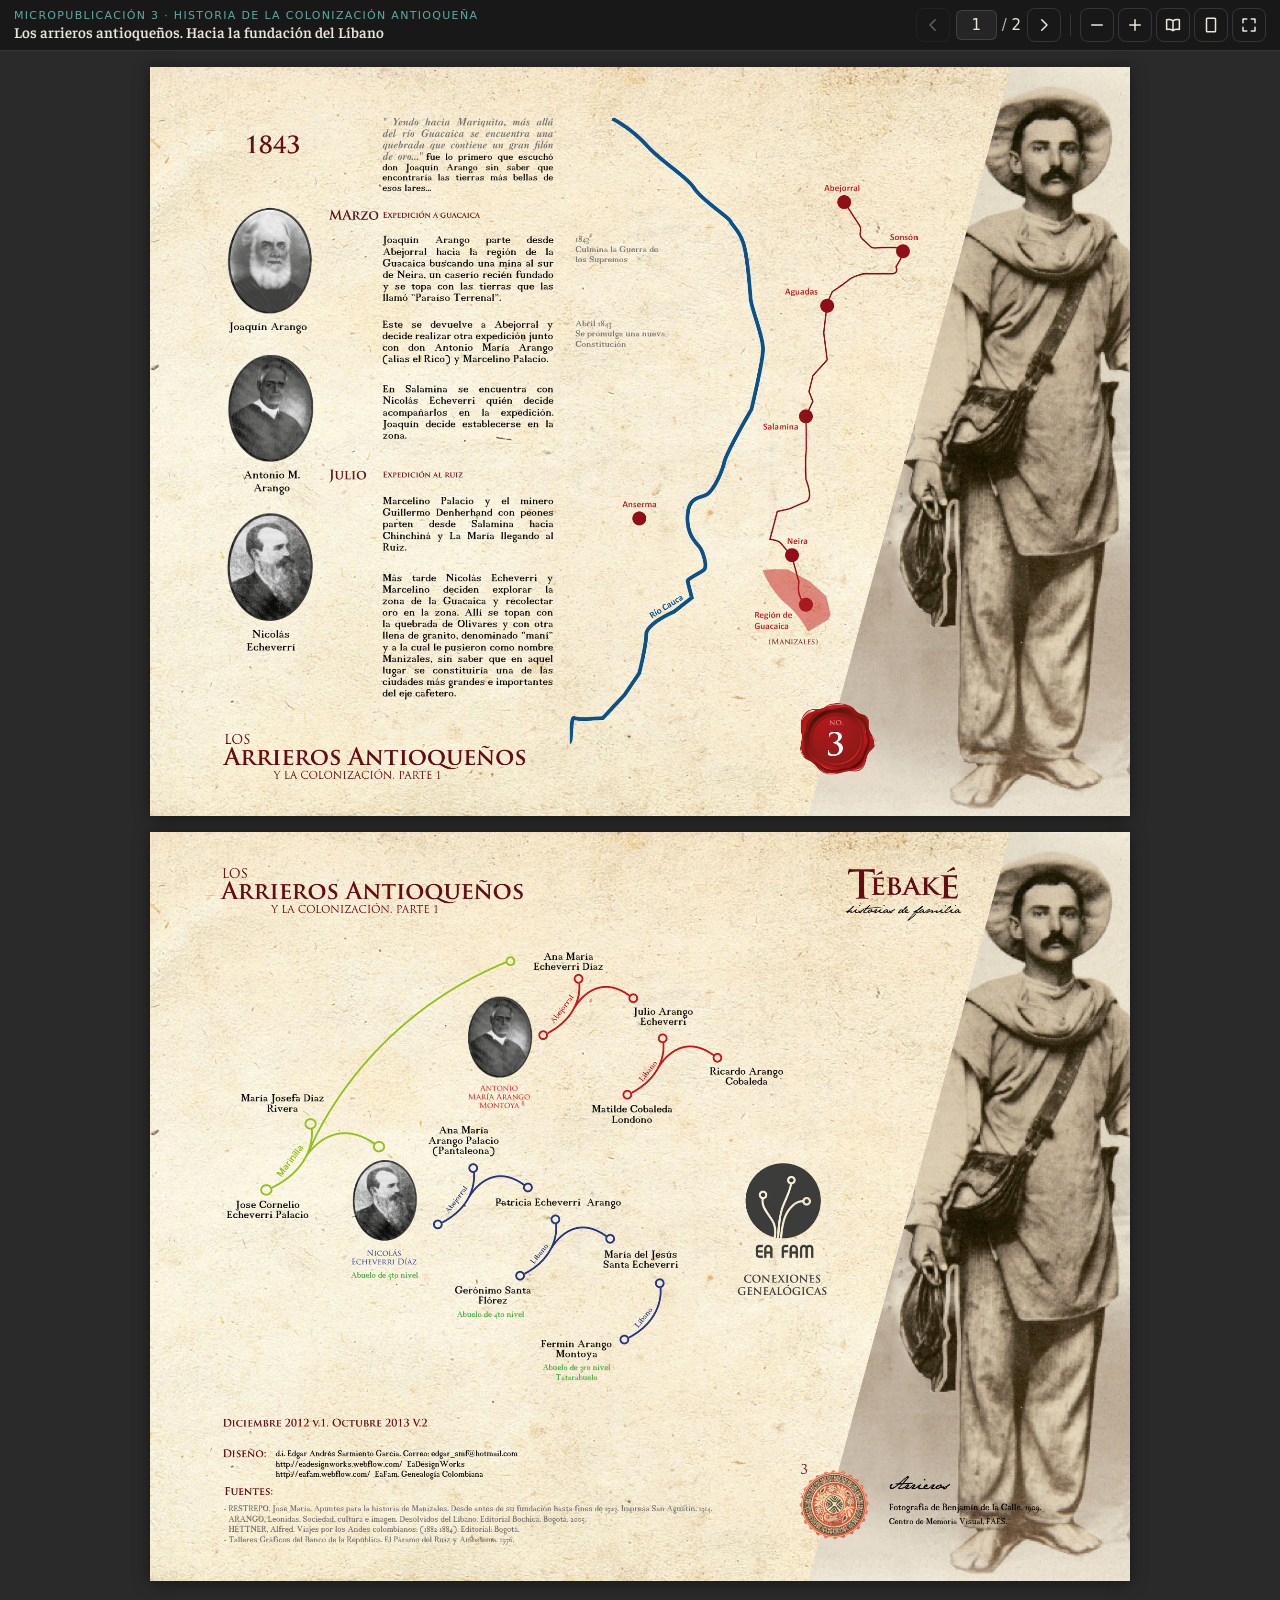
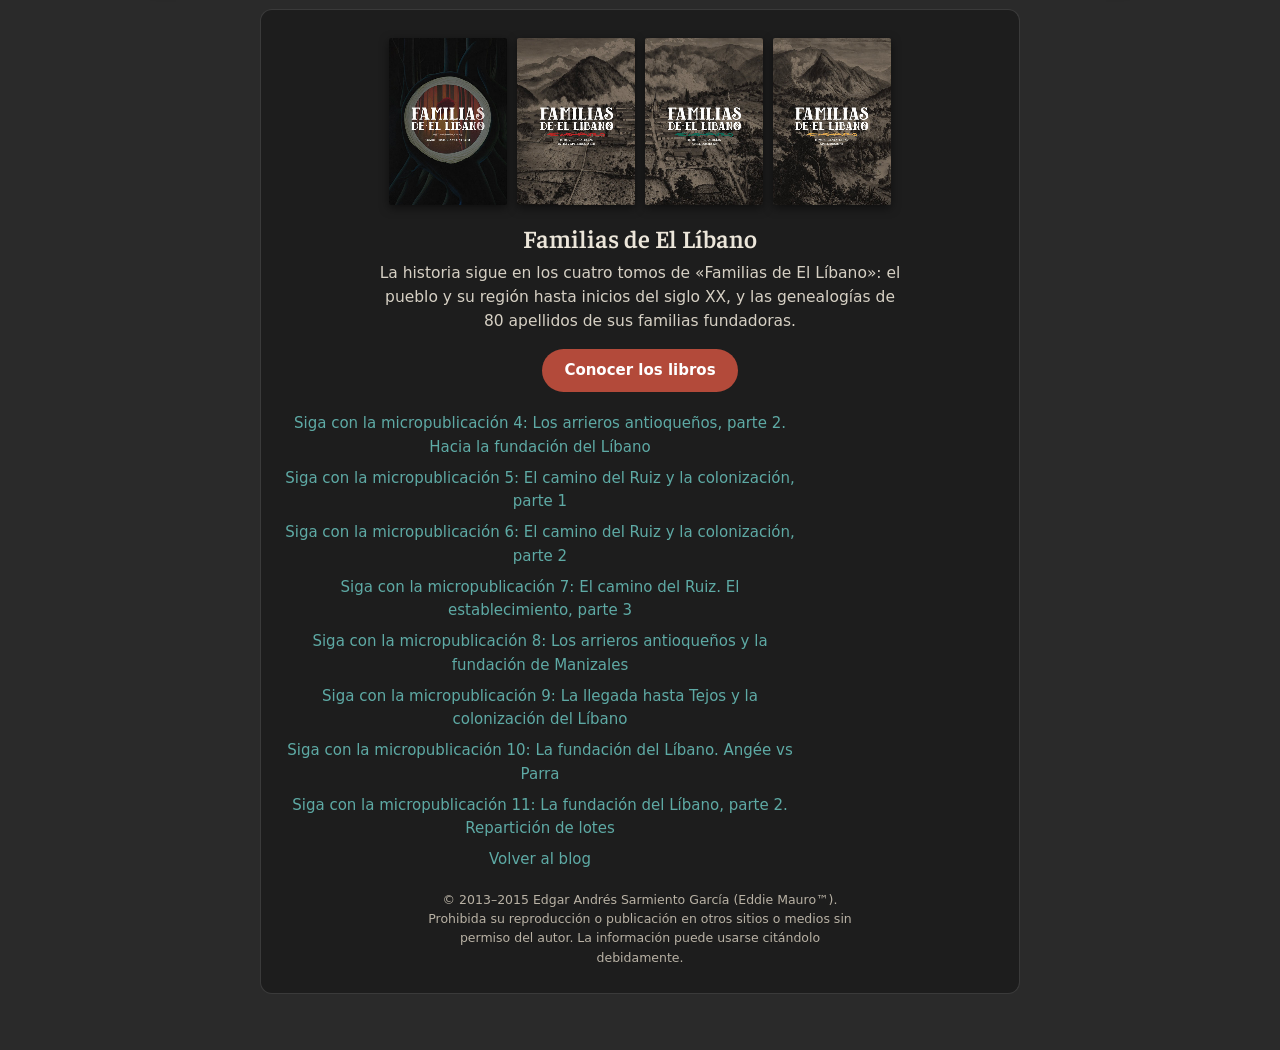
<file: m/index.html>
<!doctype html>
<html lang="es">
<head>
<meta charset="utf-8">
<meta name="viewport" content="width=device-width, initial-scale=1">
<meta name="robots" content="noindex, nofollow">
<title>essays</title>
<link rel="preconnect" href="https://fonts.googleapis.com">
<link rel="preconnect" href="https://fonts.gstatic.com" crossorigin>
<link href="https://fonts.googleapis.com/css2?family=Faustina:ital,wght@0,400;0,600;1,400&display=swap" rel="stylesheet">
<link rel="stylesheet" href="../viewer.css?v=4">
</head>
<body>
<header class="barra" id="barra">
  <div class="rotulo">
    <span class="serie" id="serie"></span>
    <span class="nombre" id="nombre"></span>
  </div>
  <nav class="controles" aria-label="Controles de lectura">
    <button type="button" id="anterior" title="Hoja anterior (←)" aria-label="Hoja anterior"><svg viewBox="0 0 24 24"><path d="M15 5l-7 7 7 7"/></svg></button>
    <label class="contador" title="Ir a la hoja"><input id="numero" type="text" inputmode="numeric" value="1" aria-label="Hoja actual"><span>/ <b id="total">–</b></span></label>
    <button type="button" id="siguiente" title="Hoja siguiente (→)" aria-label="Hoja siguiente"><svg viewBox="0 0 24 24"><path d="M9 5l7 7-7 7"/></svg></button>
    <span class="sep"></span>
    <button type="button" id="alejar" title="Alejar (−)" aria-label="Alejar"><svg viewBox="0 0 24 24"><path d="M5 12h14"/></svg></button>
    <button type="button" id="acercar" title="Acercar (+)" aria-label="Acercar"><svg viewBox="0 0 24 24"><path d="M5 12h14M12 5v14"/></svg></button>
    <button type="button" id="libro" title="Ver de a dos hojas (modo libro)" aria-label="Modo libro" aria-pressed="false"><svg viewBox="0 0 24 24"><path d="M12 6.5C10 5 7 4.5 3.5 5v13c3.5-.5 6.5 0 8.5 1.5 2-1.5 5-2 8.5-1.5V5C17 4.5 14 5 12 6.5zM12 6.5v13"/></svg></button>
    <button type="button" id="ajustar" title="Ver la hoja entera" aria-label="Ver la hoja entera"><svg viewBox="0 0 24 24"><rect x="6" y="3" width="12" height="18" rx="1"/></svg></button>
    <button type="button" id="completa" title="Pantalla completa" aria-label="Pantalla completa"><svg viewBox="0 0 24 24"><path d="M4 9V4h5M20 9V4h-5M4 15v5h5M20 15v5h-5"/></svg></button>
  </nav>
</header>
<main class="hojas" id="hojas" aria-live="polite"></main>
<div class="aviso" id="aviso" role="status" hidden></div>
<noscript><p class="sin-js">JavaScript</p></noscript>
<script src="d.js?v=1"></script>
<script src="../viewer.js?v=4"></script>
</body>
</html>
</file>
<file: viewer.css>
/* Page viewer. */
:root {
  --fondo: #2a2a2a;
  --barra: rgba(24, 24, 24, 0.94);
  --tinta: #ece6da;
  --tinta-suave: #b9b2a5;
  --linea: rgba(255, 255, 255, 0.13);
  --teal: #005c58;
  --teal-claro: #5eaaa5;
  --terracota: #b34a3a;
  --ancho: 800px;
}
* { box-sizing: border-box; }
html { -webkit-text-size-adjust: 100%; }
body {
  margin: 0; background: var(--fondo); color: var(--tinta);
  font: 15px/1.4 system-ui, -apple-system, "Segoe UI", Roboto, sans-serif;
}

.barra {
  position: sticky; top: 0; z-index: 10; display: flex; align-items: center; gap: 12px;
  padding: 8px 14px; background: var(--barra); border-bottom: 1px solid var(--linea);
  -webkit-backdrop-filter: blur(8px); backdrop-filter: blur(8px);
}
.rotulo { min-width: 0; display: flex; flex-direction: column; }
.serie { font-size: 11px; letter-spacing: 0.12em; text-transform: uppercase; color: var(--teal-claro); white-space: nowrap; overflow: hidden; text-overflow: ellipsis; }
.nombre { font: 600 15px/1.25 Faustina, Georgia, serif; white-space: nowrap; overflow: hidden; text-overflow: ellipsis; }
.controles { margin-left: auto; display: flex; align-items: center; gap: 4px; flex: none; }
.controles button {
  width: 34px; height: 34px; padding: 0; display: grid; place-items: center; cursor: pointer;
  color: var(--tinta); background: transparent; border: 1px solid var(--linea); border-radius: 8px;
}
.controles button:hover { background: rgba(255, 255, 255, 0.08); }
.controles button:focus-visible, .contador input:focus-visible { outline: 2px solid var(--teal-claro); outline-offset: 1px; }
.controles button[disabled] { opacity: 0.35; cursor: default; }
.controles button.activo { border-color: var(--teal-claro); color: var(--teal-claro); }
.controles svg { width: 18px; height: 18px; fill: none; stroke: currentColor; stroke-width: 2; stroke-linecap: round; stroke-linejoin: round; }
.contador { display: flex; align-items: center; gap: 5px; margin: 0 2px; color: var(--tinta-suave); font-variant-numeric: tabular-nums; }
.contador input {
  width: 2.7em; height: 30px; text-align: center; color: var(--tinta); font: inherit; font-variant-numeric: tabular-nums;
  background: rgba(255, 255, 255, 0.06); border: 1px solid var(--linea); border-radius: 6px;
}
.contador b { font-weight: 400; color: var(--tinta); }
.sep { width: 1px; height: 22px; margin: 0 5px; background: var(--linea); }

.hojas { width: max-content; min-width: 100%; padding: 16px 12px 48px; }
.hoja {
  position: relative; width: calc(var(--ancho) * var(--k, 1)); aspect-ratio: var(--proporcion, 1279 / 1809); margin: 0 auto 16px; overflow: hidden;
  background: #fff; box-shadow: 0 2px 16px rgba(0, 0, 0, 0.45);
  -webkit-user-select: none; user-select: none; -webkit-touch-callout: none;
}
.hoja canvas { position: absolute; inset: 0; display: block; width: 100%; height: 100%; }
.hoja .tapa { position: absolute; inset: 0; z-index: 1; }
.hoja:not(.lista)::after {
  content: ""; position: absolute; left: 50%; top: 50%; width: 28px; height: 28px; margin: -14px 0 0 -14px;
  border: 3px solid #e6e6e6; border-top-color: var(--teal); border-radius: 50%; animation: giro 0.9s linear infinite;
}
.hoja.error::after {
  content: "No se pudo cargar esta hoja. Vuelva a cargar la página."; width: auto; height: auto; margin: 0;
  left: 10%; right: 10%; top: 45%; border: 0; animation: none; text-align: center; color: #555; font-size: 14px;
}
@keyframes giro { to { transform: rotate(360deg); } }

/* Book mode: two sheets per row, the first one alone on the right. */
.hojas.libro { display: grid; grid-template-columns: repeat(2, var(--ancho)); justify-content: center; column-gap: 0; row-gap: 22px; }
.hojas.libro .hoja { margin: 0; }
.hojas.libro .hoja:first-child { grid-column: 2; }
/* Pages narrower than the column (a stapled magazine) stay against the spine. */
.hojas.libro .hoja:nth-child(even) { justify-self: end; }
.hojas.libro .hoja:nth-child(odd) { justify-self: start; }
.hojas.libro .hoja:nth-child(even)::before,
.hojas.libro .hoja:nth-child(odd):not(:first-child)::before {
  content: ""; position: absolute; inset: 0; z-index: 2; pointer-events: none;
  background: linear-gradient(to left, rgba(0, 0, 0, 0.1), rgba(0, 0, 0, 0) 5%);
}
.hojas.libro .hoja:nth-child(odd):not(:first-child)::before { background: linear-gradient(to right, rgba(0, 0, 0, 0.1), rgba(0, 0, 0, 0) 5%); }
.hojas.libro .final { grid-column: 1 / -1; width: min(calc(var(--ancho) * 2), 760px); }
.contador input.ancho { width: 4.6em; }

.final {
  width: min(var(--ancho), 760px); max-width: calc(100vw - 24px); margin: 28px auto 8px; padding: 28px 24px 26px;
  text-align: center; background: #1d1d1d; border: 1px solid var(--linea); border-radius: 12px;
}
.final .libros { display: flex; justify-content: center; gap: 10px; margin-bottom: 18px; }
.final .libros canvas { width: 23%; max-width: 118px; height: auto; border-radius: 2px; box-shadow: 0 3px 10px rgba(0, 0, 0, 0.5); }
.final h2 { margin: 0 0 8px; font: 600 25px/1.2 Faustina, Georgia, serif; }
.final p { margin: 0 auto 16px; max-width: 34em; color: #d6d0c4; font-size: 15.5px; line-height: 1.55; }
.boton {
  display: inline-block; padding: 11px 22px; border-radius: 999px; color: #fff; background: var(--terracota);
  font-weight: 600; text-decoration: none;
}
.boton:hover { background: #9c3e30; }
.final .otras { margin: 20px 0 0; display: flex; flex-wrap: wrap; justify-content: center; gap: 8px 18px; font-size: 15px; }
.final .otras a { color: var(--teal-claro); text-decoration: none; }
.final .otras a:hover { text-decoration: underline; }
.final .derechos { margin: 18px auto 0; font-size: 12.5px; color: var(--tinta-suave); }

.aviso {
  position: fixed; left: 50%; bottom: 18px; z-index: 20; transform: translateX(-50%); max-width: calc(100vw - 32px);
  padding: 10px 16px; color: var(--tinta); background: #111; border: 1px solid var(--linea); border-radius: 8px;
  box-shadow: 0 4px 18px rgba(0, 0, 0, 0.5); font-size: 14px;
}
.sin-js { margin: 40px auto; max-width: 30em; text-align: center; }

@media (max-width: 640px) {
  .barra { gap: 8px; padding: 7px 8px; }
  .rotulo, #ajustar, #libro, .sep { display: none; }
  .controles { gap: 3px; margin: 0 auto; }
  .controles button { width: 32px; height: 32px; }
  .hojas { padding: 10px 8px 40px; }
  .hoja { margin-bottom: 10px; }
}
@media (prefers-reduced-motion: reduce) { .hoja:not(.lista)::after { animation: none; } }
@media print {
  body * { display: none !important; }
  body::before { content: "Solo lectura en línea."; display: block; padding: 40px; color: #000; font: 14pt Georgia, serif; }
}
</file>
